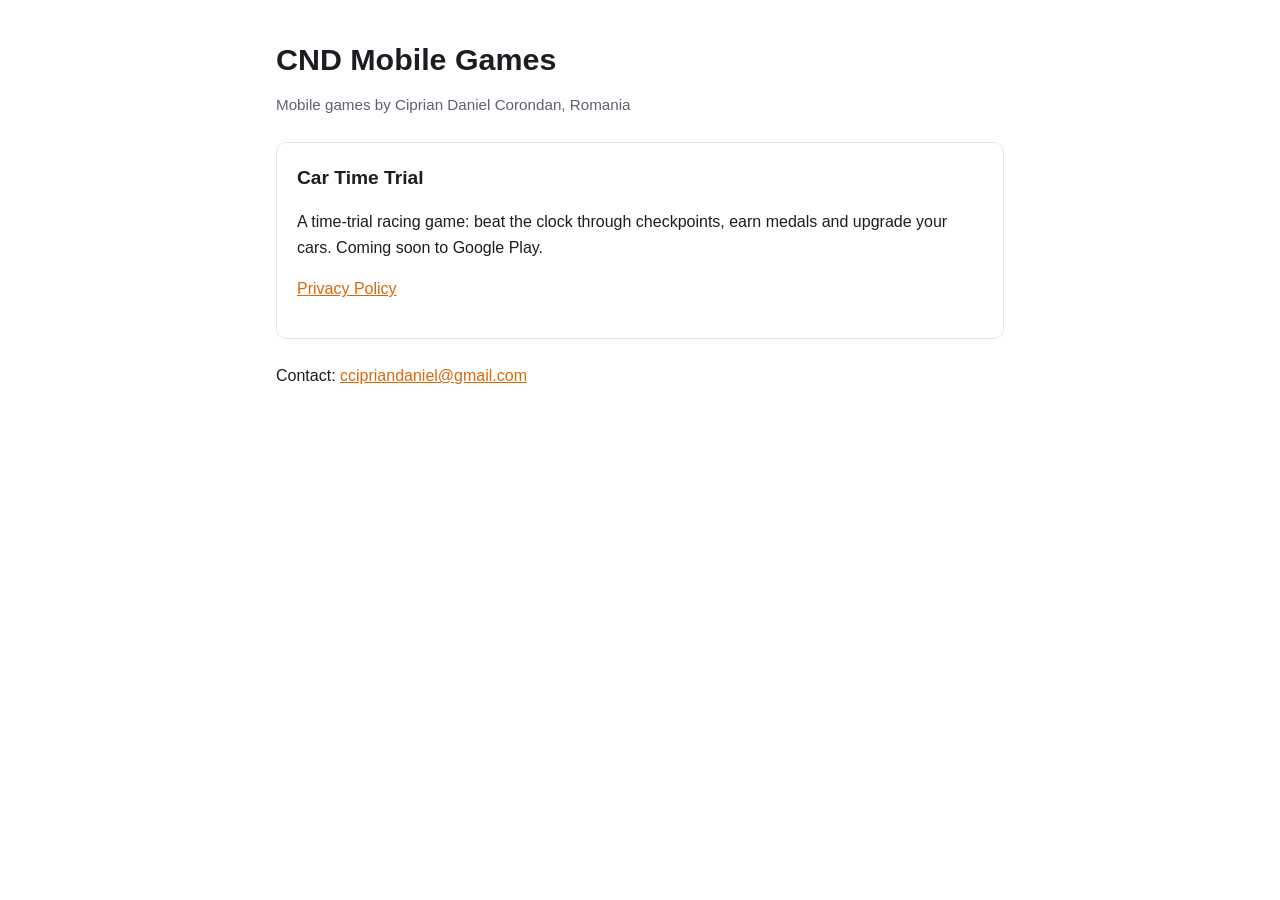
<file: index.html>
<!doctype html>
<html lang="en">
<head>
<meta charset="utf-8">
<meta name="viewport" content="width=device-width, initial-scale=1">
<title>CND Mobile Games</title>
<link rel="stylesheet" href="style.css">
</head>
<body>
<main>
<h1>CND Mobile Games</h1>
<p class="meta">Mobile games by Ciprian Daniel Corondan, Romania</p>

<section class="game">
<h2>Car Time Trial</h2>
<p>A time-trial racing game: beat the clock through checkpoints, earn medals and upgrade your cars. Coming soon to
Google Play.</p>
<p><a href="cartimetrial/privacy.html">Privacy Policy</a></p>
</section>

<p>Contact: <a href="mailto:ccipriandaniel@gmail.com">ccipriandaniel@gmail.com</a></p>
</main>
</body>
</html>
</file>
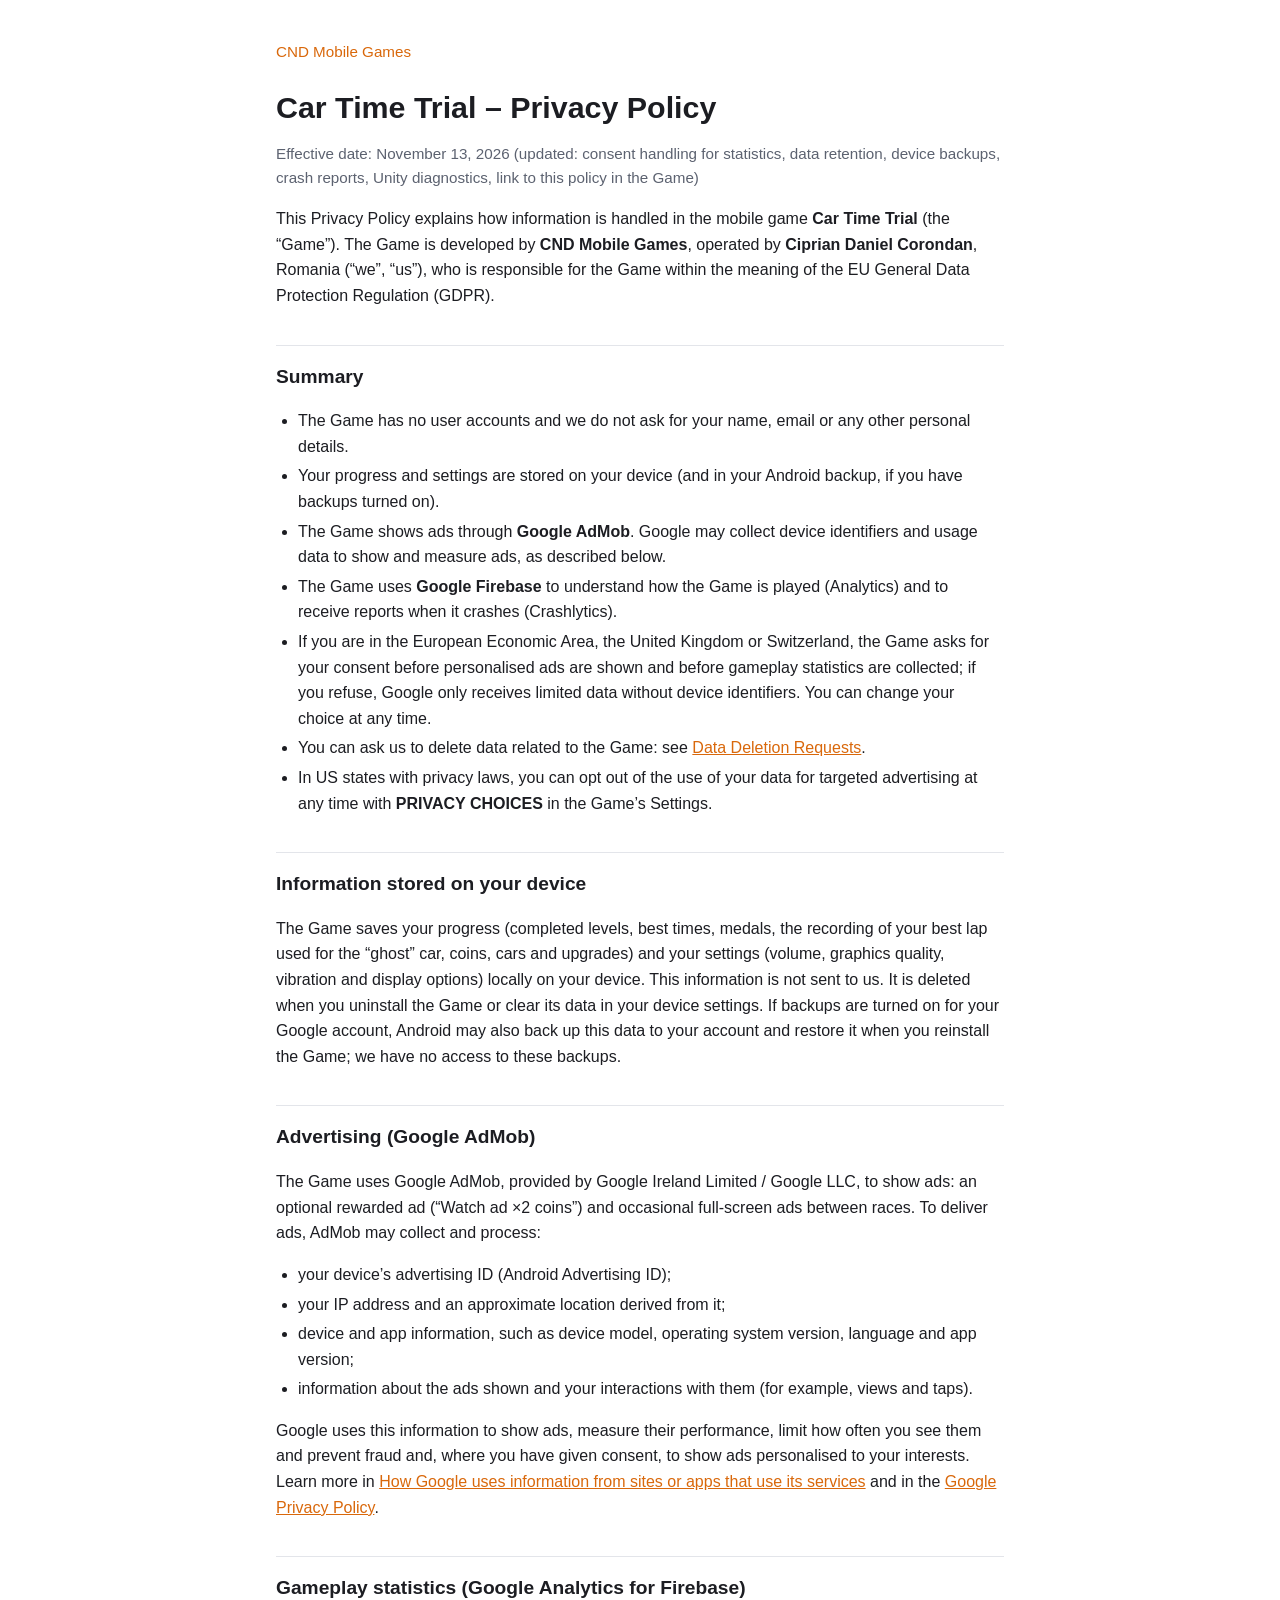
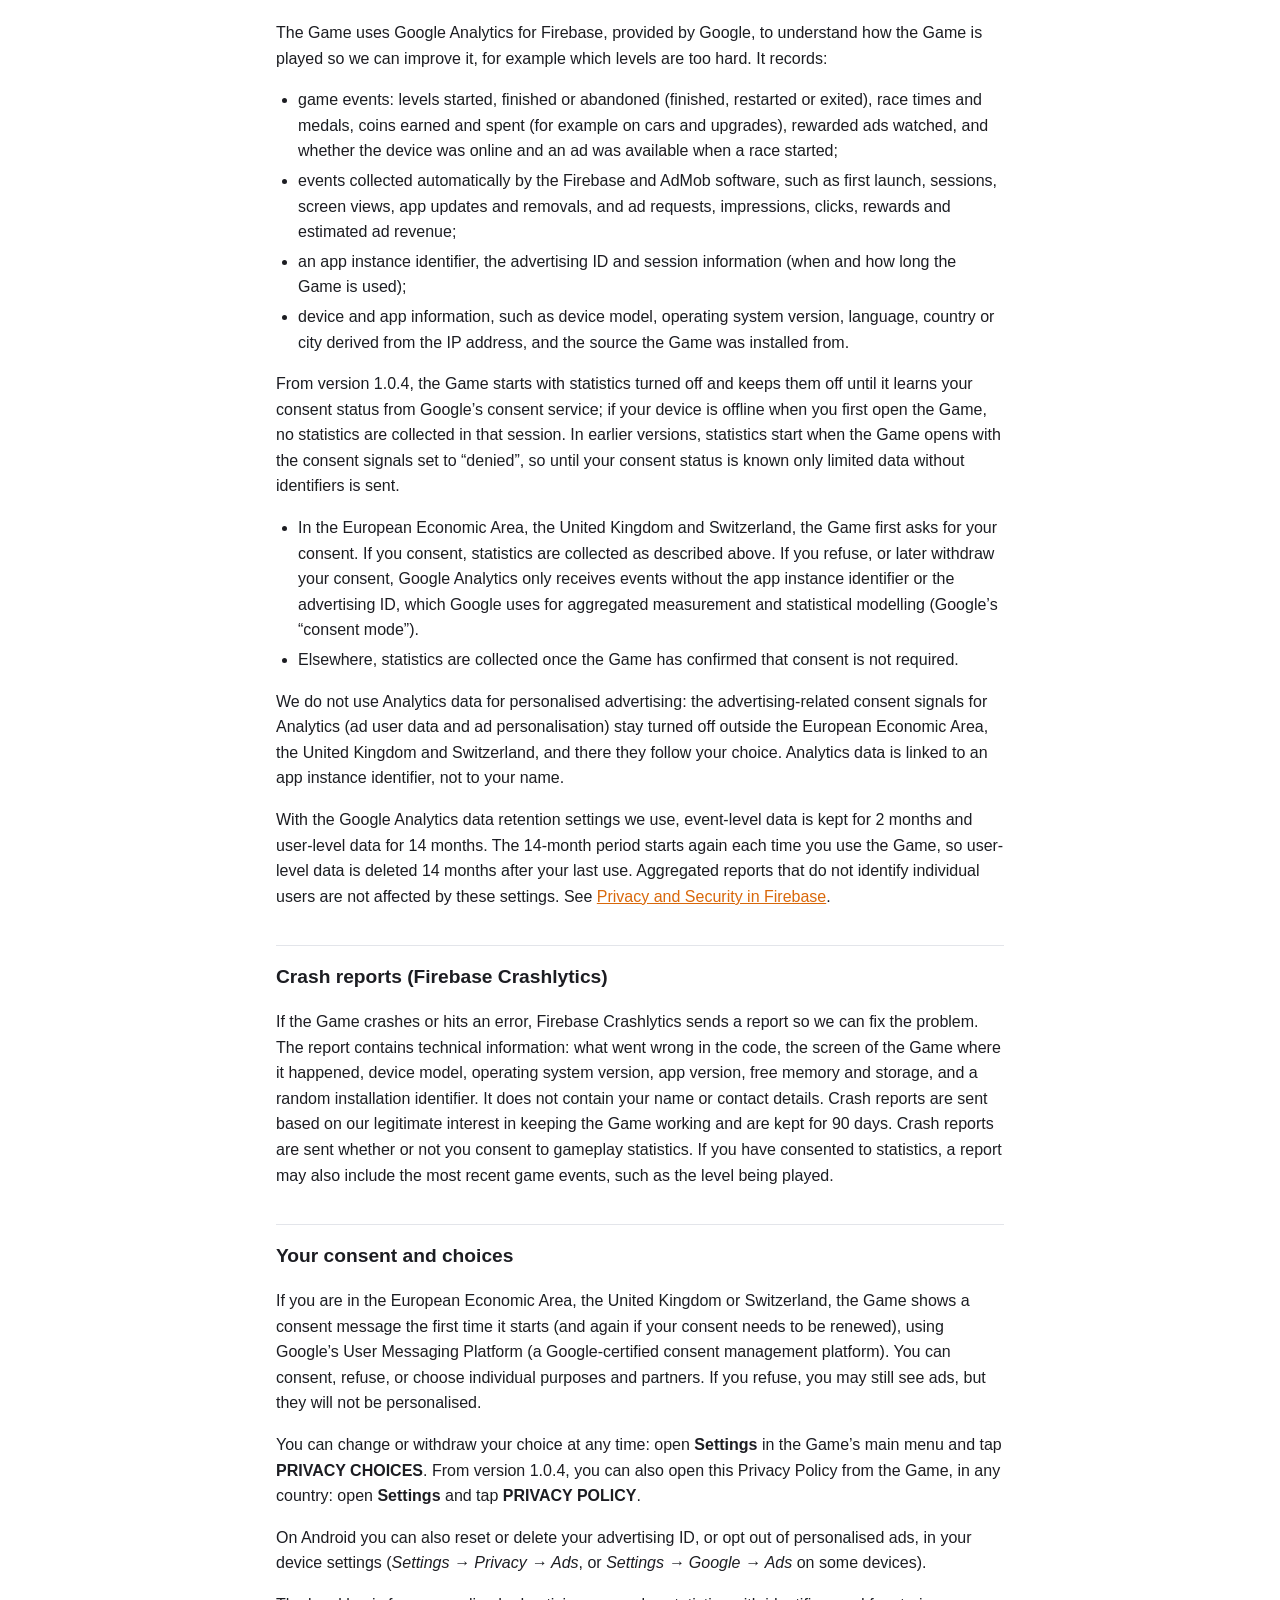
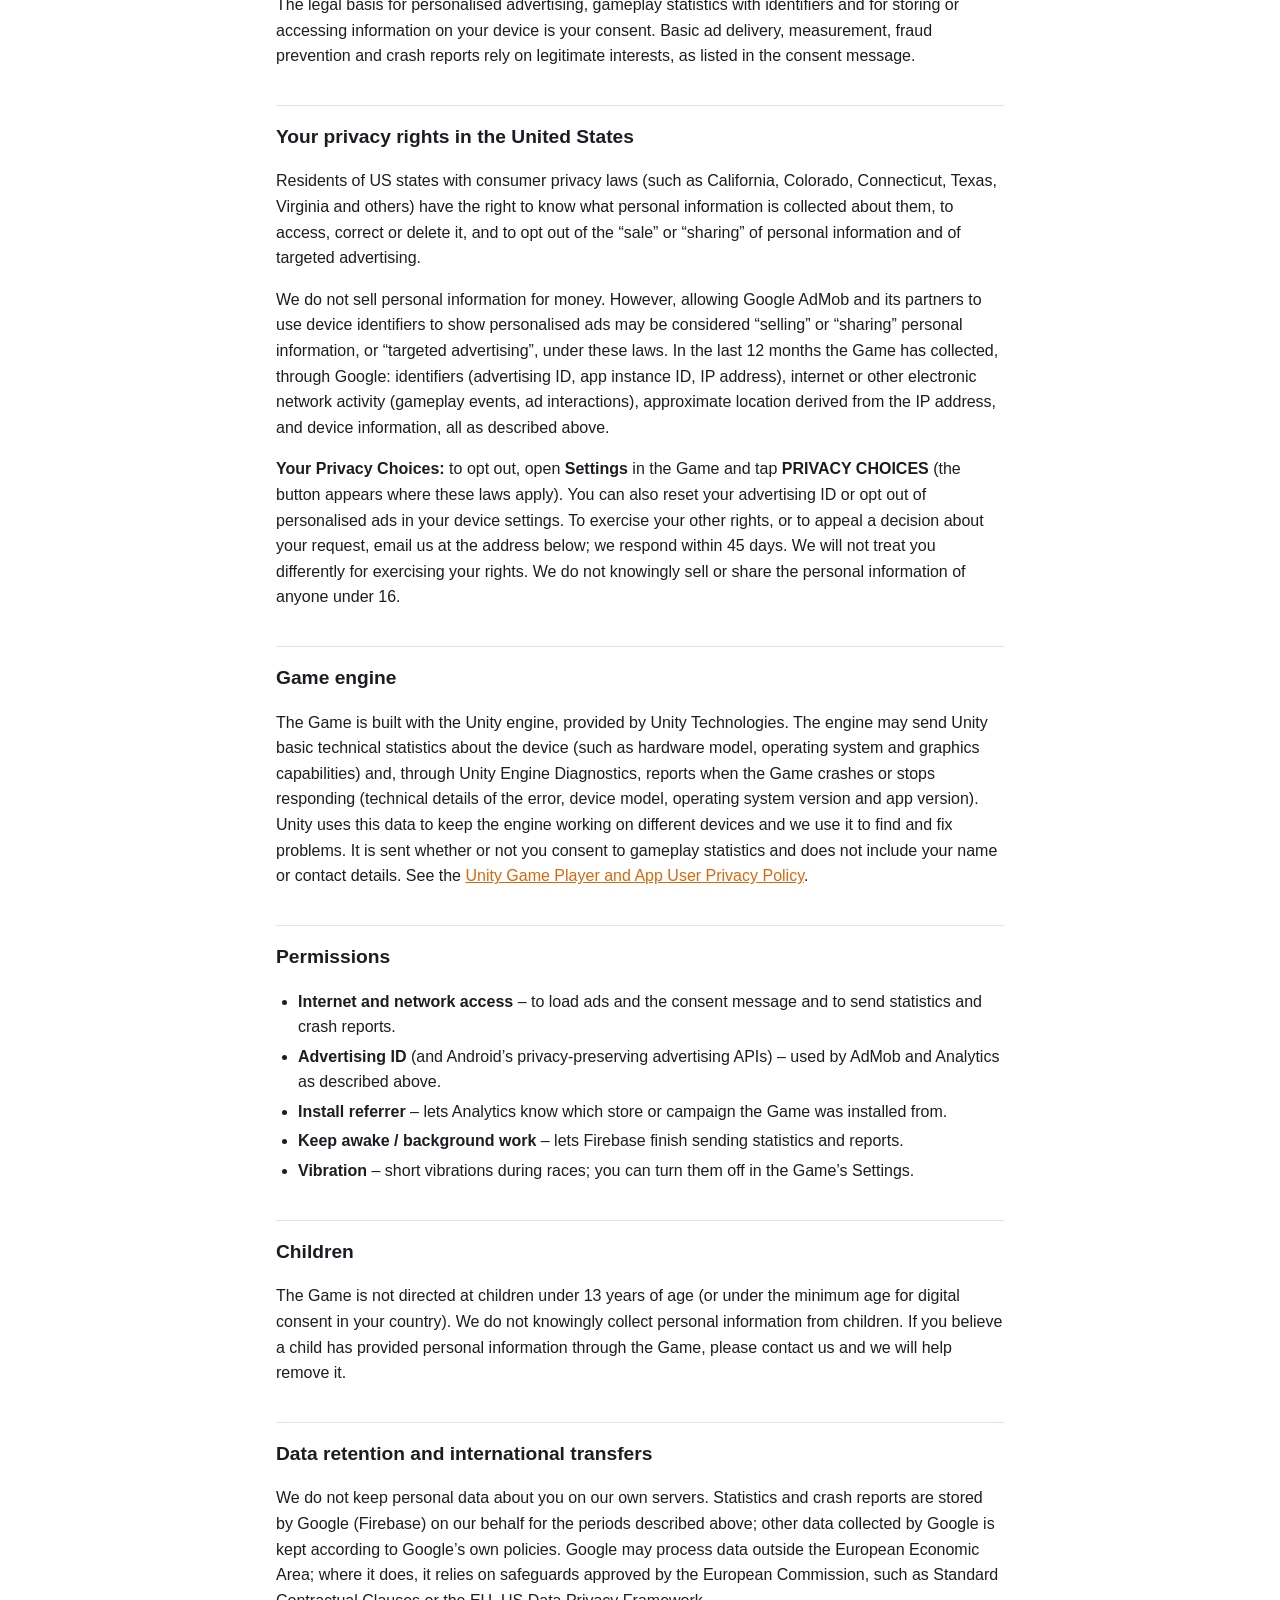
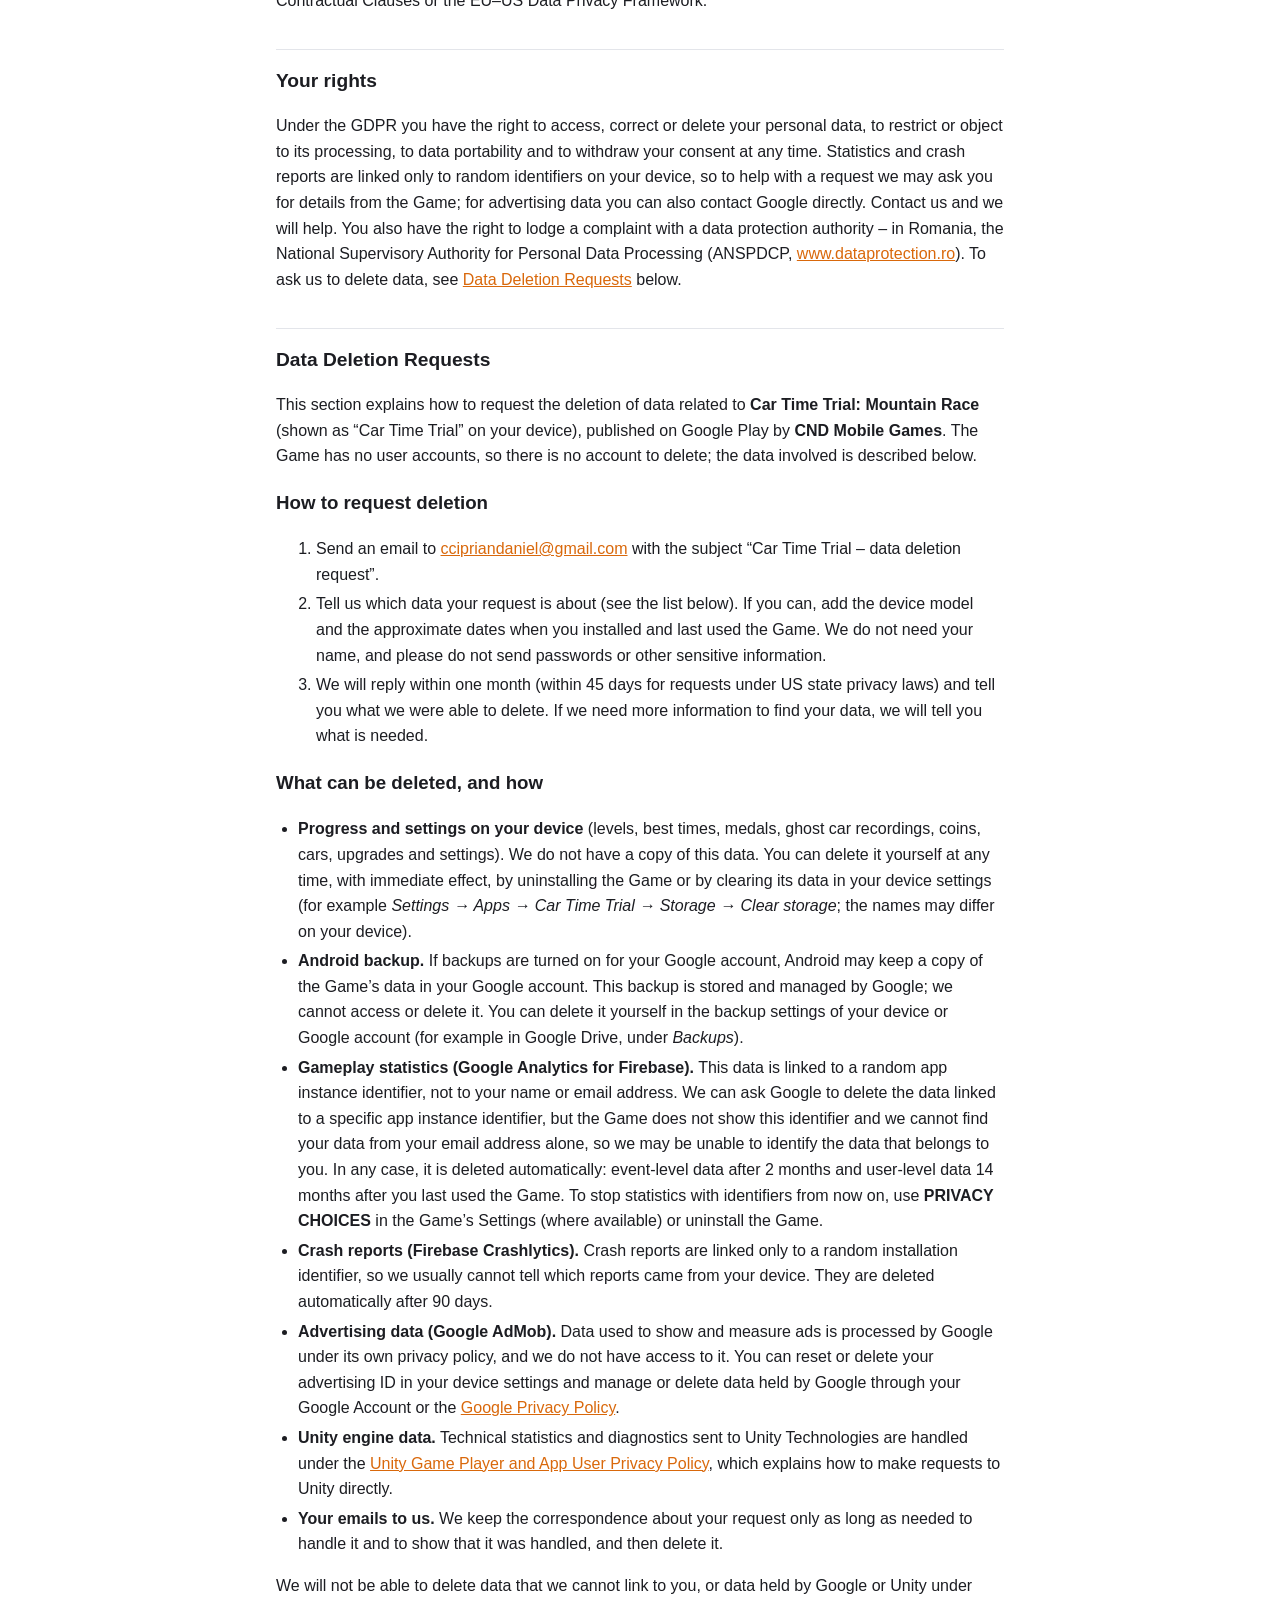
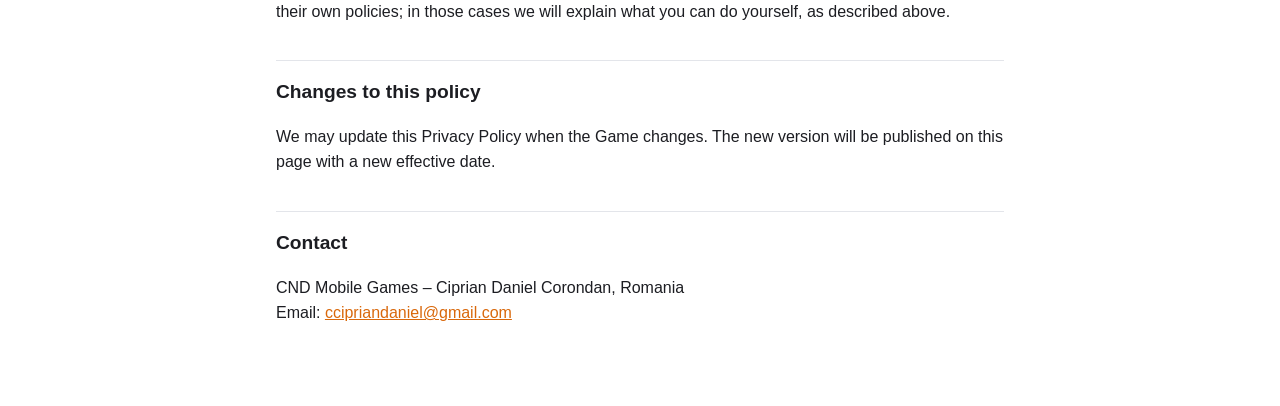
<file: cartimetrial/privacy.html>
<!doctype html>
<html lang="en">
<head>
<meta charset="utf-8">
<meta name="viewport" content="width=device-width, initial-scale=1">
<title>Car Time Trial – Privacy Policy</title>
<link rel="stylesheet" href="../style.css">
</head>
<body>
<main>
<p class="back"><a href="../">CND Mobile Games</a></p>

<h1>Car Time Trial – Privacy Policy</h1>
<p class="meta">Effective date: November 13, 2026 (updated: consent handling for statistics, data retention, device backups,
crash reports, Unity diagnostics, link to this policy in the Game)</p>

<p>This Privacy Policy explains how information is handled in the mobile game <strong>Car Time Trial</strong> (the
“Game”). The Game is developed by <strong>CND Mobile Games</strong>, operated by <strong>Ciprian Daniel Corondan</strong>,
Romania (“we”, “us”), who is responsible for the Game within the meaning of the EU General Data Protection Regulation
(GDPR).</p>

<h2>Summary</h2>
<ul>
<li>The Game has no user accounts and we do not ask for your name, email or any other personal details.</li>
<li>Your progress and settings are stored on your device (and in your Android backup, if you have backups turned
on).</li>
<li>The Game shows ads through <strong>Google AdMob</strong>. Google may collect device identifiers and usage data to
show and measure ads, as described below.</li>
<li>The Game uses <strong>Google Firebase</strong> to understand how the Game is played (Analytics) and to receive
reports when it crashes (Crashlytics).</li>
<li>If you are in the European Economic Area, the United Kingdom or Switzerland, the Game asks for your consent before personalised ads are shown and before gameplay statistics are
collected; if you refuse, Google only receives limited data without device identifiers. You can change your choice at
any time.</li>
<li>You can ask us to delete data related to the Game: see <a href="#data-deletion">Data Deletion Requests</a>.</li>
<li>In US states with privacy laws, you can opt out of the use of your data for targeted advertising at any time with
<strong>PRIVACY CHOICES</strong> in the Game’s Settings.</li>
</ul>

<h2>Information stored on your device</h2>
<p>The Game saves your progress (completed levels, best times, medals, the recording of your best lap used for the
“ghost” car, coins, cars and upgrades) and your settings (volume, graphics quality, vibration and display options)
locally on your device. This information is not sent to us. It is deleted when you uninstall the Game or clear its data
in your device settings. If backups are turned on for your Google account, Android may also back up this data to your
account and restore it when you reinstall the Game; we have no access to these backups.</p>

<h2>Advertising (Google AdMob)</h2>
<p>The Game uses Google AdMob, provided by Google Ireland Limited / Google LLC, to show ads: an optional rewarded ad
(“Watch ad ×2 coins”) and occasional full-screen ads between races. To deliver ads, AdMob may collect and process:</p>
<ul>
<li>your device’s advertising ID (Android Advertising ID);</li>
<li>your IP address and an approximate location derived from it;</li>
<li>device and app information, such as device model, operating system version, language and app version;</li>
<li>information about the ads shown and your interactions with them (for example, views and taps).</li>
</ul>
<p>Google uses this information to show ads, measure their performance, limit how often you see them and prevent fraud
and, where you have given consent, to show ads personalised to your interests. Learn more in
<a href="https://policies.google.com/technologies/partner-sites">How Google uses information from sites or apps that use
its services</a> and in the <a href="https://policies.google.com/privacy">Google Privacy Policy</a>.</p>

<h2>Gameplay statistics (Google Analytics for Firebase)</h2>
<p>The Game uses Google Analytics for Firebase, provided by Google, to understand how the Game is played so we can
improve it, for example which levels are too hard. It records:</p>
<ul>
<li>game events: levels started, finished or abandoned (finished, restarted or exited), race times and medals, coins
earned and spent (for example on cars and upgrades), rewarded ads watched, and whether the device was online and an ad
was available when a race started;</li>
<li>events collected automatically by the Firebase and AdMob software, such as first launch, sessions, screen views, app
updates and removals, and ad requests, impressions, clicks, rewards and estimated ad revenue;</li>
<li>an app instance identifier, the advertising ID and session information (when and how long the Game is used);</li>
<li>device and app information, such as device model, operating system version, language, country or city derived
from the IP address, and the source the Game was installed from.</li>
</ul>
<p>From version 1.0.4, the Game starts with statistics turned off and keeps them off until it learns your consent status
from Google’s consent service; if your device is offline when you first open the Game, no statistics are collected in
that session. In earlier versions, statistics start when the Game opens with the consent signals set to “denied”, so
until your consent status is known only limited data without identifiers is sent.</p>
<ul>
<li>In the European Economic Area, the United Kingdom and Switzerland, the Game first asks for your consent. If you
consent, statistics are collected as described above. If you refuse, or later withdraw your consent, Google Analytics
only receives events without the app instance identifier or the advertising ID, which Google uses for aggregated
measurement and statistical modelling (Google’s “consent mode”).</li>
<li>Elsewhere, statistics are collected once the Game has confirmed that consent is not required.</li>
</ul>
<p>We do not use Analytics data for personalised advertising: the advertising-related consent signals for Analytics (ad
user data and ad personalisation) stay turned off outside the European Economic Area, the United Kingdom and Switzerland,
and there they follow your choice. Analytics data is linked to an app instance identifier, not to your name.</p>
<p>With the Google Analytics data retention settings we use, event-level data is kept for 2 months and user-level data
for 14 months. The 14-month period starts again each time you use the Game, so user-level data is deleted 14 months
after your last use. Aggregated reports that do not identify individual users are not affected by these settings. See
<a href="https://firebase.google.com/support/privacy">Privacy and Security in Firebase</a>.</p>

<h2>Crash reports (Firebase Crashlytics)</h2>
<p>If the Game crashes or hits an error, Firebase Crashlytics sends a report so we can fix the problem. The report
contains technical information: what went wrong in the code, the screen of the Game where it happened, device model,
operating system version, app version, free memory and storage, and a random installation identifier. It does not
contain your name or contact details.
<!-- LEGAL REVIEW: "legitimate interest" for crash reports is unchanged from the published policy (October 15, 2026);
     confirm it still applies now that the policy states that crash reports are sent regardless of the statistics choice. -->
Crash reports are sent based on our legitimate interest in keeping the Game working
and are kept for 90 days. Crash reports are sent whether or not you consent to gameplay statistics. If you have consented
to statistics, a report may also include the most recent game events, such as the level being played.</p>

<h2>Your consent and choices</h2>
<p>If you are in the European Economic Area, the United Kingdom or Switzerland, the Game shows a consent message the first
time it starts (and again if your consent needs to be renewed), using Google’s User Messaging Platform (a Google-certified consent management platform). You can consent,
refuse, or choose individual purposes and partners. If you refuse, you may still see ads, but they will not be
personalised.</p>
<p>You can change or withdraw your choice at any time: open <strong>Settings</strong> in the Game’s main menu and tap
<strong>PRIVACY CHOICES</strong>. From version 1.0.4, you can also open this Privacy Policy from the Game, in any country: open
<strong>Settings</strong> and tap <strong>PRIVACY POLICY</strong>.</p>
<p>On Android you can also reset or delete your advertising ID, or opt out of personalised ads, in your device settings
(<em>Settings → Privacy → Ads</em>, or <em>Settings → Google → Ads</em> on some devices).</p>
<!-- LEGAL REVIEW NEEDED before publishing: the legal basis for the limited statistics without identifiers that Google
     Analytics receives after a refusal (consent mode) has not been decided. Do not state "legitimate interests" for them
     until this has been checked. Add the agreed wording to the paragraph below. -->
<p>The legal basis for personalised advertising, gameplay statistics with identifiers and for storing or accessing
information on your device is your consent. Basic ad delivery, measurement, fraud prevention and crash reports rely on
legitimate interests, as listed in the consent message.</p>

<h2>Your privacy rights in the United States</h2>
<p>Residents of US states with consumer privacy laws (such as California, Colorado, Connecticut, Texas, Virginia and
others) have the right to know what personal information is collected about them, to access, correct or delete it, and to
opt out of the “sale” or “sharing” of personal information and of targeted advertising.</p>
<p>We do not sell personal information for money. However, allowing Google AdMob and its partners to use device
identifiers to show personalised ads may be considered “selling” or “sharing” personal information, or “targeted
advertising”, under these laws. In the last 12 months the Game has collected, through Google: identifiers (advertising ID,
app instance ID, IP address), internet or other electronic network activity (gameplay events, ad interactions), approximate
location derived from the IP address, and device information, all as described above.</p>
<p><strong>Your Privacy Choices:</strong> to opt out, open <strong>Settings</strong> in the Game and tap
<strong>PRIVACY CHOICES</strong> (the button appears where these laws apply). You can also reset your advertising ID or
opt out of personalised ads in your device settings. To exercise your other rights, or to appeal a decision about your
request, email us at the address below; we respond within 45 days. We will not treat you differently for exercising your
rights. We do not knowingly sell or share the personal information of anyone under 16.</p>

<h2>Game engine</h2>
<p>The Game is built with the Unity engine, provided by Unity Technologies. The engine may send Unity basic technical
statistics about the device (such as hardware model, operating system and graphics capabilities) and, through Unity
Engine Diagnostics, reports when the Game crashes or stops responding (technical details of the error, device model,
operating system version and app version). Unity uses this data to keep the engine working on different devices and we
use it to find and fix problems. It is sent whether or not you consent to gameplay statistics and does not include your
name or contact details.
<!-- LEGAL REVIEW NEEDED: legal basis for Unity statistics and Engine Diagnostics (not stated yet; possibly legitimate
     interests, to be confirmed), and whether Unity acts as our processor or as an independent controller for this data. -->
See the
<a href="https://unity.com/legal/game-player-and-app-user-privacy-policy">Unity Game Player and App User Privacy
Policy</a>.</p>

<h2>Permissions</h2>
<ul>
<li><strong>Internet and network access</strong> – to load ads and the consent message and to send statistics and crash
reports.</li>
<li><strong>Advertising ID</strong> (and Android’s privacy-preserving advertising APIs) – used by AdMob and Analytics as
described above.</li>
<li><strong>Install referrer</strong> – lets Analytics know which store or campaign the Game was installed from.</li>
<li><strong>Keep awake / background work</strong> – lets Firebase finish sending statistics and reports.</li>
<li><strong>Vibration</strong> – short vibrations during races; you can turn them off in the Game’s Settings.</li>
</ul>

<h2>Children</h2>
<p>The Game is not directed at children under 13 years of age (or under the minimum age for digital consent in your
country). We do not knowingly collect personal information from children. If you believe a child has provided personal
information through the Game, please contact us and we will help remove it.</p>

<h2>Data retention and international transfers</h2>
<p>We do not keep personal data about you on our own servers. Statistics and crash reports are stored by Google
(Firebase) on our behalf for the periods described above; other data collected by Google is kept according to Google’s
own policies. Google
may process data outside the European Economic Area; where it does, it relies on safeguards approved by the European
Commission, such as Standard Contractual Clauses or the EU–US Data Privacy Framework.</p>

<h2>Your rights</h2>
<p>Under the GDPR you have the right to access, correct or delete your personal data, to restrict or object to its
processing, to data portability and to withdraw your consent at any time. Statistics and crash reports are linked only to
random identifiers on your device, so to help with a request we may ask you for details from the Game; for advertising
data you can also contact Google directly. Contact us and we will help. You also have the
right to lodge a complaint with a data protection authority – in Romania, the National Supervisory Authority for
Personal Data Processing (ANSPDCP, <a href="https://www.dataprotection.ro">www.dataprotection.ro</a>). To ask us to
delete data, see <a href="#data-deletion">Data Deletion Requests</a> below.</p>

<h2 id="data-deletion">Data Deletion Requests</h2>
<p>This section explains how to request the deletion of data related to <strong>Car Time Trial: Mountain Race</strong>
(shown as “Car Time Trial” on your device), published on Google Play by <strong>CND Mobile Games</strong>. The Game has no
user accounts, so there is no account to delete; the data involved is described below.</p>

<h3>How to request deletion</h3>
<ol>
<li>Send an email to <a href="mailto:ccipriandaniel@gmail.com">ccipriandaniel@gmail.com</a> with the subject
“Car Time Trial – data deletion request”.</li>
<li>Tell us which data your request is about (see the list below). If you can, add the device model and the approximate
dates when you installed and last used the Game. We do not need your name, and please do not send passwords or other
sensitive information.</li>
<li>We will reply within one month (within 45 days for requests under US state privacy laws) and tell you what we were
able to delete. If we need more information to find your data, we will tell you what is needed.</li>
</ol>

<h3>What can be deleted, and how</h3>
<ul>
<li><strong>Progress and settings on your device</strong> (levels, best times, medals, ghost car recordings, coins, cars,
upgrades and settings). We do not have a copy of this data. You can delete it yourself at any time, with immediate
effect, by uninstalling the Game or by clearing its data in your device settings (for example <em>Settings → Apps → Car
Time Trial → Storage → Clear storage</em>; the names may differ on your device).</li>
<li><strong>Android backup.</strong> If backups are turned on for your Google account, Android may keep a copy of the
Game’s data in your Google account. This backup is stored and managed by Google; we cannot access or delete it. You can
delete it yourself in the backup settings of your device or Google account (for example in Google Drive, under
<em>Backups</em>).</li>
<li><strong>Gameplay statistics (Google Analytics for Firebase).</strong> This data is linked to a random app instance
identifier, not to your name or email address. We can ask Google to delete the data linked to a specific app instance
identifier, but the Game does not show this identifier and we cannot find your data from your email address alone, so we
may be unable to identify the data that belongs to you. In any case, it is deleted automatically: event-level data after
2 months and user-level data 14 months after you last used the Game. To stop statistics with identifiers from now on,
use <strong>PRIVACY CHOICES</strong> in the Game’s Settings (where available) or uninstall the Game.</li>
<li><strong>Crash reports (Firebase Crashlytics).</strong> Crash reports are linked only to a random installation
identifier, so we usually cannot tell which reports came from your device. They are deleted automatically after 90
days.</li>
<li><strong>Advertising data (Google AdMob).</strong> Data used to show and measure ads is processed by Google under its
own privacy policy, and we do not have access to it. You can reset or delete your advertising ID in your device settings
and manage or delete data held by Google through your Google Account or the
<a href="https://policies.google.com/privacy">Google Privacy Policy</a>.</li>
<li><strong>Unity engine data.</strong> Technical statistics and diagnostics sent to Unity Technologies are handled under
the <a href="https://unity.com/legal/game-player-and-app-user-privacy-policy">Unity Game Player and App User Privacy
Policy</a>, which explains how to make requests to Unity directly.</li>
<li><strong>Your emails to us.</strong> We keep the correspondence about your request only as long as needed to handle it
and to show that it was handled, and then delete it.
<!-- LEGAL REVIEW NEEDED: retention period for deletion-request emails (for example a fixed number of months) and its
     legal basis; not stated yet. --></li>
</ul>
<p>We will not be able to delete data that we cannot link to you, or data held by Google or Unity under their own
policies; in those cases we will explain what you can do yourself, as described above.</p>

<h2>Changes to this policy</h2>
<p>We may update this Privacy Policy when the Game changes. The new version will be published on this page with a new
effective date.</p>

<h2>Contact</h2>
<p>CND Mobile Games – Ciprian Daniel Corondan, Romania<br>
Email: <a href="mailto:ccipriandaniel@gmail.com">ccipriandaniel@gmail.com</a></p>
</main>
</body>
</html>
</file>
<file: style.css>
:root {
  --bg: #ffffff;
  --text: #1c1d22;
  --dim: #5c6270;
  --accent: #d9680b;
  --rule: #e3e5ea;
}

@media (prefers-color-scheme: dark) {
  :root {
    --bg: #17181d;
    --text: #eceef3;
    --dim: #9aa0ad;
    --accent: #ff9a3d;
    --rule: #2c2f38;
  }
}

* { box-sizing: border-box; }

body {
  margin: 0;
  background: var(--bg);
  color: var(--text);
  font: 16px/1.6 -apple-system, BlinkMacSystemFont, "Segoe UI", Roboto, Helvetica, Arial, sans-serif;
}

main {
  max-width: 760px;
  margin: 0 auto;
  padding: 40px 16px 64px;
}

h1 { font-size: 1.9rem; line-height: 1.25; margin: 0 0 8px; }
h2 { font-size: 1.2rem; margin: 36px 0 8px; padding-top: 16px; border-top: 1px solid var(--rule); }

a { color: var(--accent); }

.meta, .back { color: var(--dim); font-size: 0.95rem; }
.back { margin: 0 0 24px; }
.back a { text-decoration: none; }

ul { padding-left: 22px; }
li { margin: 4px 0; }

.game {
  margin: 24px 0;
  padding: 20px;
  border: 1px solid var(--rule);
  border-radius: 10px;
}

.game h2 { border: 0; padding: 0; margin: 0 0 4px; }
</file>
